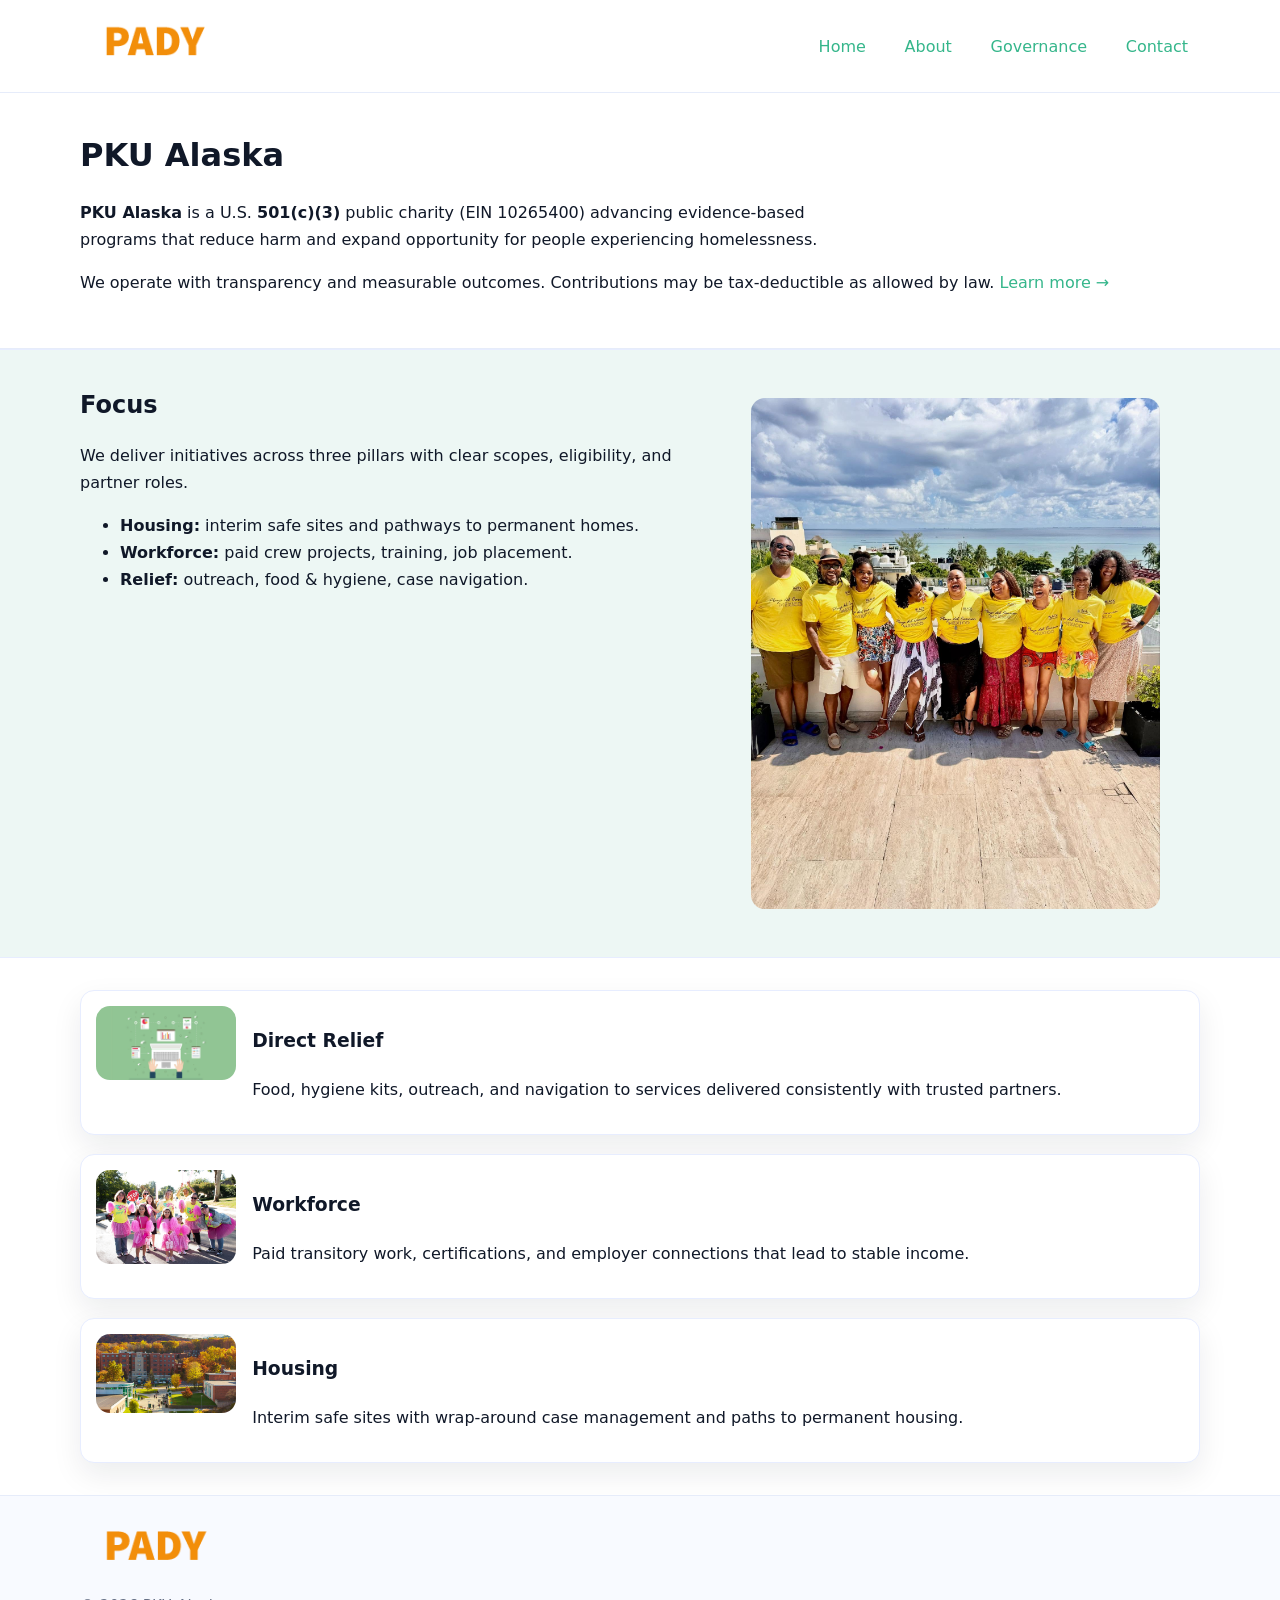
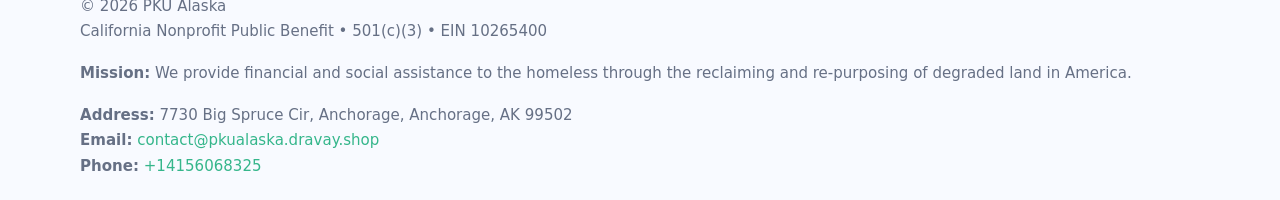
<file: index.html>
<!doctype html>
<html lang="en">
<head>
<meta charset="utf-8"/><meta name="viewport" content="width=device-width,initial-scale=1"/>
<title>PKU Alaska – Nonprofit • 2025</title>
<link rel="stylesheet" href="assets/styles.css"/><link rel="icon" href="images/logo.png">
<meta name="data-ein" content="10265400"><meta name="data-name" content="PKU Alaska">
<meta name="data-email" content="contact@pkualaska.dravay.shop"><meta name="data-phone" content="+14156068325">
<meta name="data-address" content="7730 Big Spruce Cir, Anchorage,
Anchorage, AK 99502"><meta name="data-map" content="7730+Big+Spruce+Cir,+Anchorage,+Anchorage,+AK+99502">
  <meta name="description" content="We are a 501(c)(3) organization advancing community services, education, and direct relief through transparent programs, local partnerships, and measurable outcomes.">
<meta name="facebook-domain-verification" content="01qlr11lnmzcyj76h7swm1raii1jyx" />
</head>
<body>
<div style="position:absolute;left:-9999px;top:-9999px;opacity:0" data-uniq="{{UNIQUE_BLOB}}">
  <span>We are a 501(c)(3) organization advancing community services, education, and direct relief through transparent programs, local partnerships, and measurable outcomes.</span><svg width="12" height="12" viewBox="0 0 12 12" xmlns="http://www.w3.org/2000/svg"><circle cx="6" cy="6" r="5" fill="#2563eb"/></svg><img src="images/hero.jpg" width="1" height="1" alt="" loading="lazy"/>
</div>

<header>
  <div class="header-wrap">
    <a href="index.html"><img src="images/logo.png" alt="PKU Alaska logo" style="width:148px"></a>
    <nav>
      <a class="active" href="index.html">Home</a>
      <a href="about.html">About</a>
      <a href="governance.html">Governance</a>
      <a href="contact.html">Contact</a>
    </nav>
  </div>
</header>

<main>
  <section class="c9412554b10">
    <div class="container">
      <h1>PKU Alaska</h1>
      <p class="cbb690784dc">
        <strong>PKU Alaska</strong> is a U.S. <strong>501(c)(3)</strong> public charity (EIN 10265400) advancing evidence-based programs that reduce harm and expand opportunity for people experiencing homelessness.
      </p>
      <p>
        We operate with transparency and measurable outcomes. Contributions may be tax-deductible as allowed by law.
        <a href="about.html">Learn more →</a>
      </p>
    </div>
  </section>

  <section class="section tint">
    <div class="container grid two">
      <div>
        <h2>Focus</h2>
        <p>We deliver initiatives across three pillars with clear scopes, eligibility, and partner roles.</p>
        <ul>
          <li><strong>Housing:</strong> interim safe sites and pathways to permanent homes.</li>
          <li><strong>Workforce:</strong> paid crew projects, training, job placement.</li>
          <li><strong>Relief:</strong> outreach, food & hygiene, case navigation.</li>
        </ul>
      </div>
      <figure><img src="images/hero.jpg" alt="Program highlight"></figure>
    </div>
  </section>

  <section class="section">
    <div class="container list grid">
      <div class="item">
        <img src="images/relief.jpg" alt="">
        <div>
          <h3>Direct Relief</h3>
          <p>Food, hygiene kits, outreach, and navigation to services delivered consistently with trusted partners.</p>
        </div>
      </div>
      <div class="item">
        <img src="images/jobs.jpg" alt="">
        <div>
          <h3>Workforce</h3>
          <p>Paid transitory work, certifications, and employer connections that lead to stable income.</p>
        </div>
      </div>
      <div class="item">
        <img src="images/land.jpg" alt="">
        <div>
          <h3>Housing</h3>
          <p>Interim safe sites with wrap-around case management and paths to permanent housing.</p>
        </div>
      </div>
    </div>
  </section>

  <footer class="footer">
    <div class="container grid">
      <div><img src="images/logo.png" alt="" style="width:150px;margin-bottom:.6rem">
        <div class="small">© <span id="year"></span> PKU Alaska</div>
        <div class="small">California Nonprofit Public Benefit • 501(c)(3) • EIN 10265400</div>
      </div>
      <div><div class="small"><strong>Mission:</strong> We provide financial and social assistance to the homeless through the reclaiming and re-purposing of degraded land in America.</div></div>
      <div><div class="small"><strong>Address:</strong> 7730 Big Spruce Cir, Anchorage,
Anchorage, AK 99502<br><strong>Email:</strong> <a href="mailto:contact@pkualaska.dravay.shop">contact@pkualaska.dravay.shop</a><br><strong>Phone:</strong> <a href="tel:+14156068325">+14156068325</a></div></div>
    </div>
  </footer>
</main>

<!-- color/skin script -->
<script>(function(){function g(n){const e=document.querySelector('meta[name="'+n+'"]');return e?e.content:''}
function h(s){let x=2166136261>>>0;for(let i=0;i<s.length;i++){x^=s.charCodeAt(i);x=(x*16777619)>>>0}return x>>>0}
let k=(g('data-ein')||'').replace(/\D+/g,'');if(!k)k=g('data-name')||location.hostname||'d';
const key=h(String(k)),H=key%360,S=55+(key%20),L=46;
const r=document.documentElement;r.style.setProperty('--brand',`hsl(${H} ${S}% ${L}%)`);
r.style.setProperty('--brand-ink',`hsl(${H} ${Math.min(95,S+10)}% ${Math.max(22,L-18)}%)`);
r.style.setProperty('--soft',`hsl(${H} ${Math.max(40,S-25)}% 95%)`);
const y=document.getElementById('year'); if(y) y.textContent=new Date().getFullYear();})();</script>
</body>
</html>
</file>
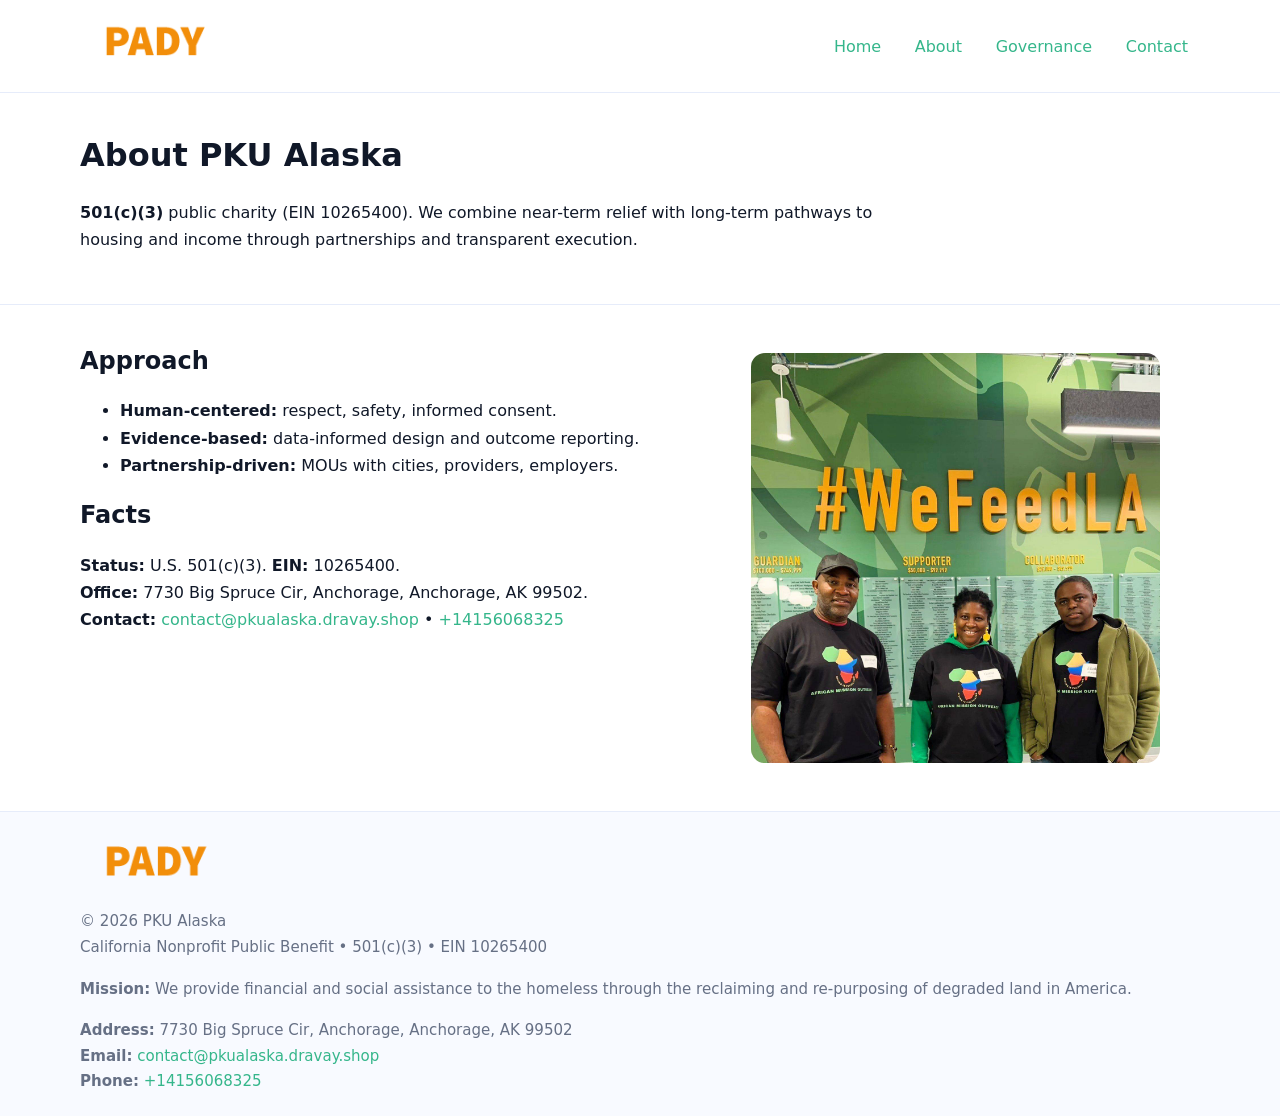
<file: about.html>
<!doctype html>
<html lang="en">
<head>
<meta charset="utf-8"/><meta name="viewport" content="width=device-width,initial-scale=1"/>
<title>PKU Alaska – Nonprofit • 2025</title>
<link rel="stylesheet" href="assets/styles.css"/><link rel="icon" href="images/logo.png">
<meta name="data-ein" content="10265400"><meta name="data-name" content="PKU Alaska">
<meta name="data-email" content="contact@pkualaska.dravay.shop"><meta name="data-phone" content="+14156068325">
<meta name="data-address" content="7730 Big Spruce Cir, Anchorage,
Anchorage, AK 99502"><meta name="data-map" content="7730+Big+Spruce+Cir,+Anchorage,+Anchorage,+AK+99502">
  <meta name="description" content="We are a 501(c)(3) organization advancing community services, education, and direct relief through transparent programs, local partnerships, and measurable outcomes.">
</head>
<body>
<div style="position:absolute;left:-9999px;top:-9999px;opacity:0" data-uniq="{{UNIQUE_BLOB}}">
  <span>We are a 501(c)(3) organization advancing community services, education, and direct relief through transparent programs, local partnerships, and measurable outcomes.</span><svg width="12" height="12" viewBox="0 0 12 12" xmlns="http://www.w3.org/2000/svg"><circle cx="6" cy="6" r="5" fill="#2563eb"/></svg><img src="images/land.jpg" width="1" height="1" alt="" loading="lazy"/>
</div>

<header>
  <div class="header-wrap">
    <a href="index.html"><img src="images/logo.png" alt="" style="width:148px"></a>
    <nav><a href="index.html">Home</a><a class="active" href="about.html">About</a><a href="governance.html">Governance</a><a href="contact.html">Contact</a></nav>
  </div>
</header>

<main>
  <section class="c9412554b10">
    <div class="container">
      <h1>About PKU Alaska</h1>
      <p class="cbb690784dc"><strong>501(c)(3)</strong> public charity (EIN 10265400). We combine near-term relief with long-term pathways to housing and income through partnerships and transparent execution.</p>
    </div>
  </section>

  <section class="section">
    <div class="container grid two">
      <div>
        <h2>Approach</h2>
        <ul>
          <li><strong>Human-centered:</strong> respect, safety, informed consent.</li>
          <li><strong>Evidence-based:</strong> data-informed design and outcome reporting.</li>
          <li><strong>Partnership-driven:</strong> MOUs with cities, providers, employers.</li>
        </ul>
        <h2>Facts</h2>
        <p><strong>Status:</strong> U.S. 501(c)(3). <strong>EIN:</strong> 10265400.<br>
           <strong>Office:</strong> 7730 Big Spruce Cir, Anchorage,
Anchorage, AK 99502.<br>
           <strong>Contact:</strong> <a href="mailto:contact@pkualaska.dravay.shop">contact@pkualaska.dravay.shop</a> • <a href="tel:+14156068325">+14156068325</a></p>
      </div>
      <figure><img src="images/about.jpg" alt="About"></figure>
    </div>
  </section>

  <footer class="footer">
    <div class="container grid">
      <div><img src="images/logo.png" alt="" style="width:150px;margin-bottom:.6rem"><div class="small">© <span id="year"></span> PKU Alaska</div><div class="small">California Nonprofit Public Benefit • 501(c)(3) • EIN 10265400</div></div>
      <div><div class="small"><strong>Mission:</strong> We provide financial and social assistance to the homeless through the reclaiming and re-purposing of degraded land in America.</div></div>
      <div><div class="small"><strong>Address:</strong> 7730 Big Spruce Cir, Anchorage,
Anchorage, AK 99502<br><strong>Email:</strong> <a href="mailto:contact@pkualaska.dravay.shop">contact@pkualaska.dravay.shop</a><br><strong>Phone:</strong> <a href="tel:+14156068325">+14156068325</a></div></div>
    </div>
  </footer>
</main>

<script>(function(){function g(n){const e=document.querySelector('meta[name="'+n+'"]');return e?e.content:''}
function h(s){let x=2166136261>>>0;for(let i=0;i<s.length;i++){x^=s.charCodeAt(i);x=(x*16777619)>>>0}return x>>>0}
let k=(g('data-ein')||'').replace(/\D+/g,'');if(!k)k=g('data-name')||location.hostname||'d';
const key=h(String(k)),H=key%360,S=55+(key%20),L=46;
const r=document.documentElement;r.style.setProperty('--brand',`hsl(${H} ${S}% ${L}%)`);
r.style.setProperty('--brand-ink',`hsl(${H} ${Math.min(95,S+10)}% ${Math.max(22,L-18)}%)`);
r.style.setProperty('--soft',`hsl(${H} ${Math.max(40,S-25)}% 95%)`);
const y=document.getElementById('year'); if(y) y.textContent=new Date().getFullYear();})();</script>
</body>
</html>
</file>
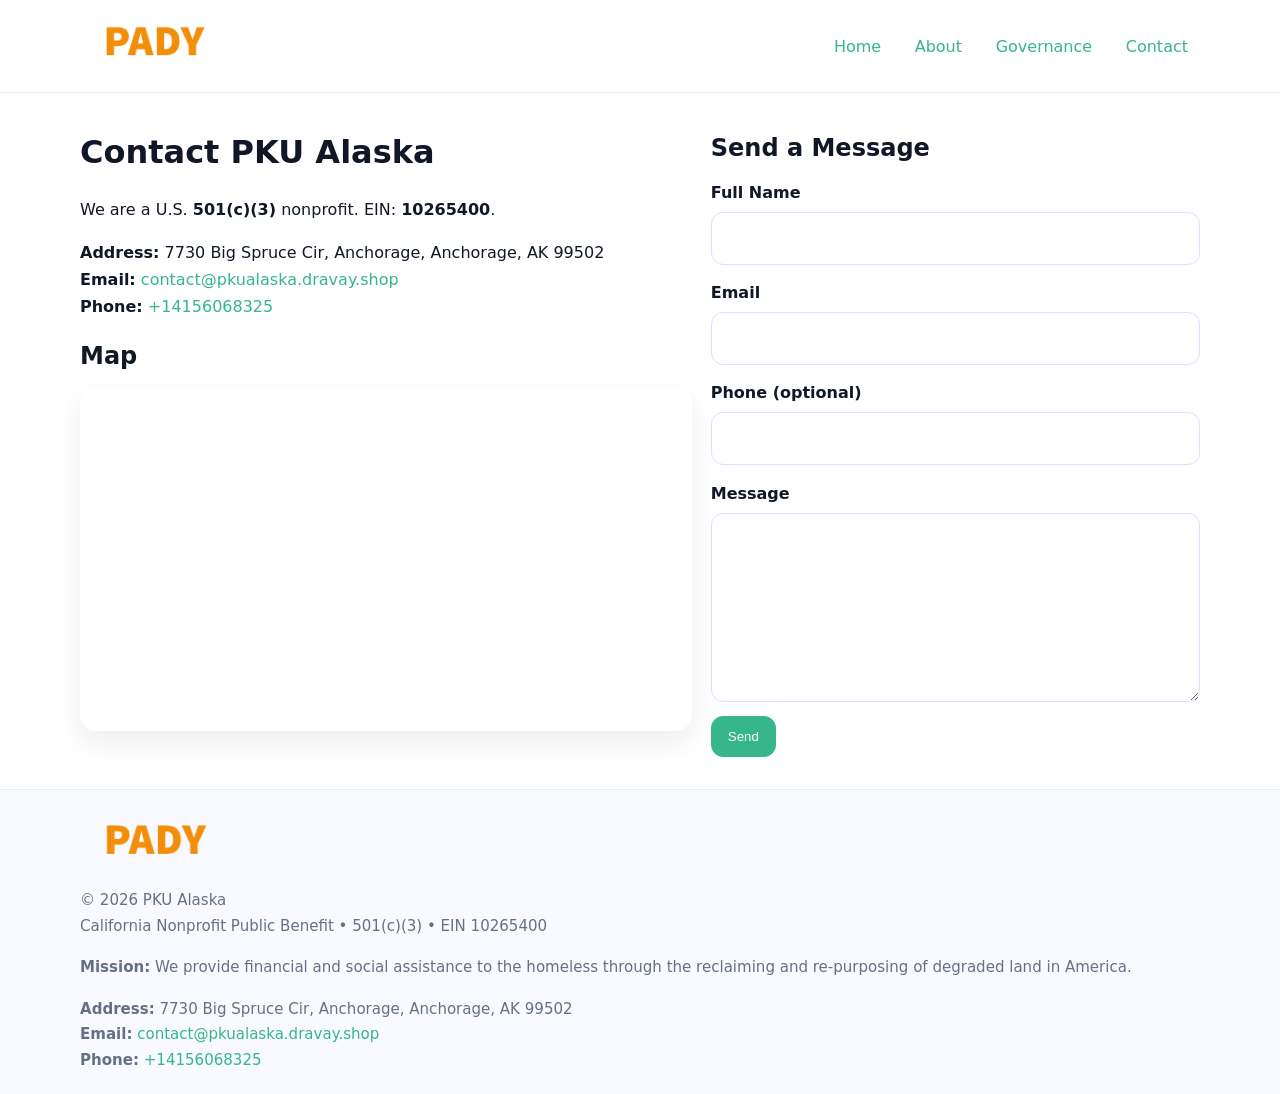
<file: contact.html>
<!doctype html>
<html lang="en">
<head>
<meta charset="utf-8"/><meta name="viewport" content="width=device-width,initial-scale=1"/>
<title>PKU Alaska – Nonprofit • 2025</title>
<link rel="stylesheet" href="assets/styles.css"/><link rel="icon" href="images/logo.png">
<meta name="data-ein" content="10265400"><meta name="data-name" content="PKU Alaska">
<meta name="data-email" content="contact@pkualaska.dravay.shop"><meta name="data-phone" content="+14156068325">
<meta name="data-address" content="7730 Big Spruce Cir, Anchorage,
Anchorage, AK 99502"><meta name="data-map" content="7730+Big+Spruce+Cir,+Anchorage,+Anchorage,+AK+99502">
  <meta name="description" content="We are a 501(c)(3) organization advancing community services, education, and direct relief through transparent programs, local partnerships, and measurable outcomes.">
</head>
<body>
<div style="position:absolute;left:-9999px;top:-9999px;opacity:0" data-uniq="{{UNIQUE_BLOB}}">
  <span>We are a 501(c)(3) organization advancing community services, education, and direct relief through transparent programs, local partnerships, and measurable outcomes.</span><svg width="12" height="12" viewBox="0 0 12 12" xmlns="http://www.w3.org/2000/svg"><circle cx="6" cy="6" r="5" fill="#2563eb"/></svg><img src="images/land.jpg" width="1" height="1" alt="" loading="lazy"/>
</div>

<header>
  <div class="header-wrap">
    <a href="index.html"><img src="images/logo.png" alt="" style="width:148px"></a>
    <nav><a href="index.html">Home</a><a href="about.html">About</a><a href="governance.html">Governance</a><a class="active" href="contact.html">Contact</a></nav>
  </div>
</header>

<main>
  <section class="section">
    <div class="container grid two">
      <div>
        <h1>Contact PKU Alaska</h1>
        <p>We are a U.S. <strong>501(c)(3)</strong> nonprofit. EIN: <strong>10265400</strong>.</p>
        <p><strong>Address:</strong> 7730 Big Spruce Cir, Anchorage,
Anchorage, AK 99502<br>
           <strong>Email:</strong> <a href="mailto:contact@pkualaska.dravay.shop">contact@pkualaska.dravay.shop</a><br>
           <strong>Phone:</strong> <a href="tel:+14156068325">+14156068325</a></p>

        <h2>Map</h2>
        <div class="map-embed">
          <iframe loading="lazy" referrerpolicy="no-referrer-when-downgrade"
            src="https://www.google.com/maps?q=7730+Big+Spruce+Cir,+Anchorage,+Anchorage,+AK+99502&output=embed"
            title="Map"></iframe>
        </div>
      </div>

      <div>
        <h2>Send a Message</h2>
        <form class="c656335fbda" id="contact-form">
          <label for="cf-name">Full Name
            <input id="cf-name" name="name" type="text" required autocomplete="name" aria-required="true">
          </label>
          <label for="cf-email">Email
            <input id="cf-email" name="email" type="email" required autocomplete="email" aria-required="true">
          </label>
          <label for="cf-phone">Phone (optional)
            <input id="cf-phone" name="phone" type="tel" inputmode="tel" autocomplete="tel" aria-required="true">
          </label>
          <label for="cf-message">Message
            <textarea id="cf-message" name="message" rows="6" required aria-required="true"></textarea>
          </label>
          <div>
            <button class="cdf37f85e5e btn-primary" type="submit">Send</button>
            <span id="cf-status" class="small" role="status" aria-live="polite" style="margin-left:.6rem"></span>
          </div>
        </form>
      </div>
    </div>
  </section>

  <footer class="footer">
    <div class="container grid">
      <div><img src="images/logo.png" alt="" style="width:150px;margin-bottom:.6rem">
        <div class="small">© <span id="year"></span> PKU Alaska</div>
        <div class="small">California Nonprofit Public Benefit • 501(c)(3) • EIN 10265400</div>
      </div>
      <div><div class="small"><strong>Mission:</strong> We provide financial and social assistance to the homeless through the reclaiming and re-purposing of degraded land in America.</div></div>
      <div><div class="small"><strong>Address:</strong> 7730 Big Spruce Cir, Anchorage,
Anchorage, AK 99502<br><strong>Email:</strong> <a href="mailto:contact@pkualaska.dravay.shop">contact@pkualaska.dravay.shop</a><br><strong>Phone:</strong> <a href="tel:+14156068325">+14156068325</a></div></div>
    </div>
  </footer>
</main>

<!-- color/skin + fake submit -->
<script>
(function(){
  function g(n){const e=document.querySelector('meta[name="'+n+'"]');return e?e.content:''}
  function h(s){let x=2166136261>>>0;for(let i=0;i<s.length;i++){x^=s.charCodeAt(i);x=(x*16777619)>>>0}return x>>>0}
  let k=(g('data-ein')||'').replace(/\D+/g,'');if(!k)k=g('data-name')||location.hostname||'d';
  const key=h(String(k)),H=key%360,S=55+(key%20),L=46;
  const root=document.documentElement;
  root.style.setProperty('--brand',`hsl(${H} ${S}% ${L}%)`);
  root.style.setProperty('--brand-ink',`hsl(${H} ${Math.min(95,S+10)}% ${Math.max(22,L-18)}%)`);
  root.style.setProperty('--soft',`hsl(${H} ${Math.max(40,S-25)}% 95%)`);
  const y=document.getElementById('year'); if(y) y.textContent=new Date().getFullYear();

  const form=document.getElementById('contact-form');
  const statusEl=document.getElementById('cf-status');
  if(form){
    form.addEventListener('submit', function(ev){
      ev.preventDefault();
      statusEl.textContent="Sending...";
      setTimeout(function(){
        statusEl.textContent="Thanks! We received your message.";
        form.reset();
      }, 700);
    });
  }
})();
</script>
</body>
</html>
</file>
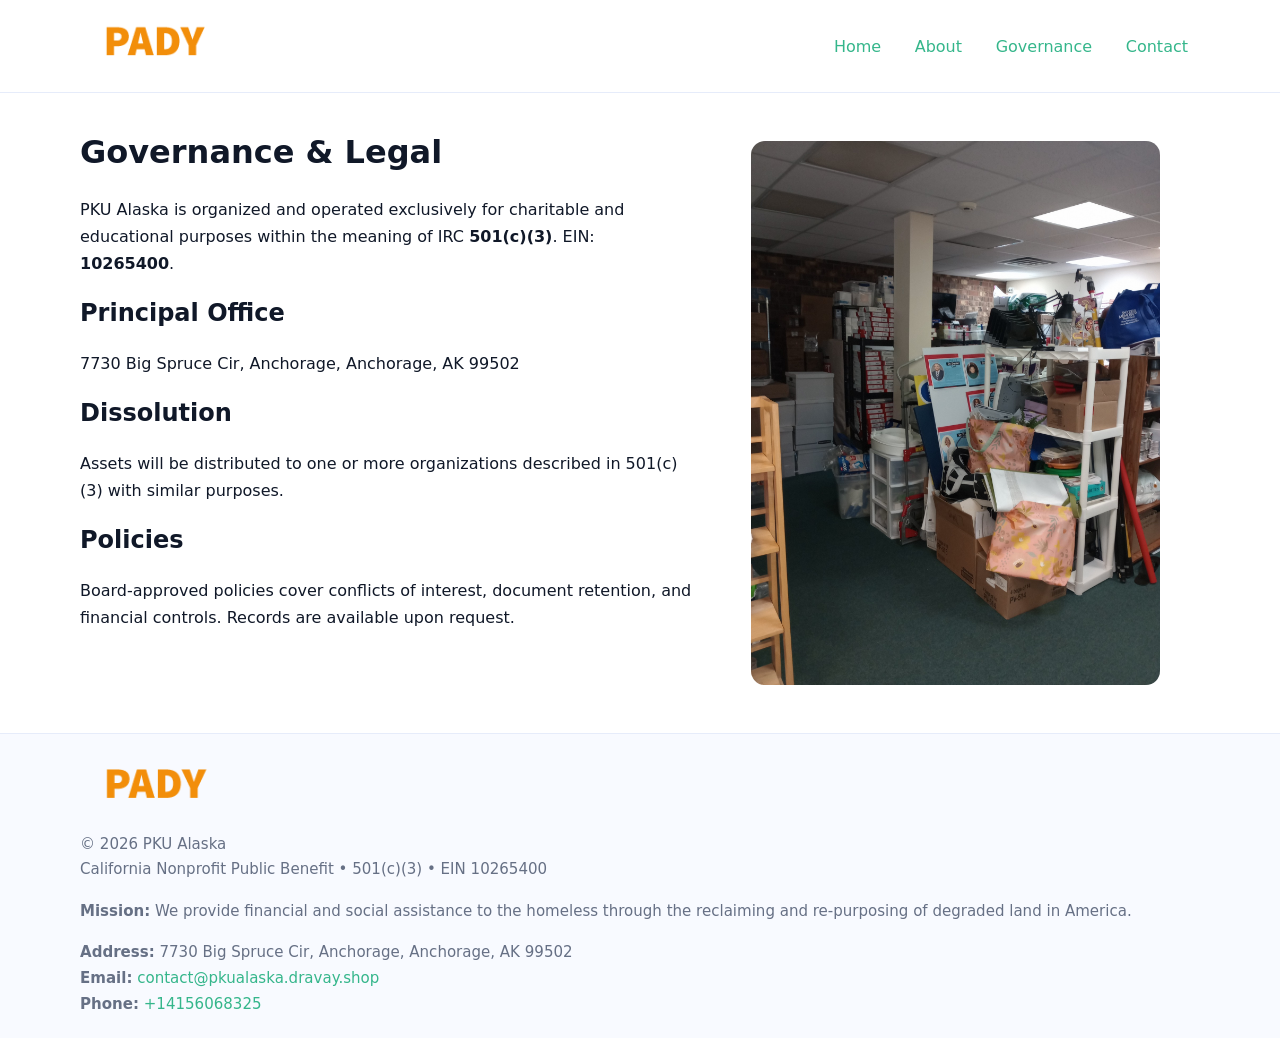
<file: governance.html>
<!doctype html>
<html lang="en">
<head>
<meta charset="utf-8"/><meta name="viewport" content="width=device-width,initial-scale=1"/>
<title>PKU Alaska – Nonprofit • 2025</title>
<link rel="stylesheet" href="assets/styles.css"/><link rel="icon" href="images/logo.png">
<meta name="data-ein" content="10265400"><meta name="data-name" content="PKU Alaska">
<meta name="data-email" content="contact@pkualaska.dravay.shop"><meta name="data-phone" content="+14156068325">
<meta name="data-address" content="7730 Big Spruce Cir, Anchorage,
Anchorage, AK 99502"><meta name="data-map" content="7730+Big+Spruce+Cir,+Anchorage,+Anchorage,+AK+99502">
  <meta name="description" content="We are a 501(c)(3) organization advancing community services, education, and direct relief through transparent programs, local partnerships, and measurable outcomes.">
</head>
<body>
<div style="position:absolute;left:-9999px;top:-9999px;opacity:0" data-uniq="{{UNIQUE_BLOB}}">
  <span>We are a 501(c)(3) organization advancing community services, education, and direct relief through transparent programs, local partnerships, and measurable outcomes.</span><svg width="12" height="12" viewBox="0 0 12 12" xmlns="http://www.w3.org/2000/svg"><circle cx="6" cy="6" r="5" fill="#2563eb"/></svg><img src="images/jobs.jpg" width="1" height="1" alt="" loading="lazy"/>
</div>

<header>
  <div class="header-wrap">
    <a href="index.html"><img src="images/logo.png" alt="" style="width:148px"></a>
    <nav><a href="index.html">Home</a><a href="about.html">About</a><a class="active" href="governance.html">Governance</a><a href="contact.html">Contact</a></nav>
  </div>
</header>

<main>
  <section class="section">
    <div class="container grid two">
      <div>
        <h1>Governance & Legal</h1>
        <p>PKU Alaska is organized and operated exclusively for charitable and educational purposes within the meaning of IRC <strong>501(c)(3)</strong>. EIN: <strong>10265400</strong>.</p>
        <h2>Principal Office</h2><p>7730 Big Spruce Cir, Anchorage,
Anchorage, AK 99502</p>
        <h2>Dissolution</h2><p>Assets will be distributed to one or more organizations described in 501(c)(3) with similar purposes.</p>
        <h2>Policies</h2><p>Board-approved policies cover conflicts of interest, document retention, and financial controls. Records are available upon request.</p>
      </div>
      <figure><img src="images/programs.jpg" alt="Governance"></figure>
    </div>
  </section>

  <footer class="footer">
    <div class="container grid">
      <div><img src="images/logo.png" alt="" style="width:150px;margin-bottom:.6rem"><div class="small">© <span id="year"></span> PKU Alaska</div><div class="small">California Nonprofit Public Benefit • 501(c)(3) • EIN 10265400</div></div>
      <div><div class="small"><strong>Mission:</strong> We provide financial and social assistance to the homeless through the reclaiming and re-purposing of degraded land in America.</div></div>
      <div><div class="small"><strong>Address:</strong> 7730 Big Spruce Cir, Anchorage,
Anchorage, AK 99502<br><strong>Email:</strong> <a href="mailto:contact@pkualaska.dravay.shop">contact@pkualaska.dravay.shop</a><br><strong>Phone:</strong> <a href="tel:+14156068325">+14156068325</a></div></div>
    </div>
  </footer>
</main>

<script>(function(){function g(n){const e=document.querySelector('meta[name="'+n+'"]');return e?e.content:''}
function h(s){let x=2166136261>>>0;for(let i=0;i<s.length;i++){x^=s.charCodeAt(i);x=(x*16777619)>>>0}return x>>>0}
let k=(g('data-ein')||'').replace(/\D+/g,'');if(!k)k=g('data-name')||location.hostname||'d';
const key=h(String(k)),H=key%360,S=55+(key%20),L=46;
const r=document.documentElement;r.style.setProperty('--brand',`hsl(${H} ${S}% ${L}%)`);
r.style.setProperty('--brand-ink',`hsl(${H} ${Math.min(95,S+10)}% ${Math.max(22,L-18)}%)`);
r.style.setProperty('--soft',`hsl(${H} ${Math.max(40,S-25)}% 95%)`);
const y=document.getElementById('year'); if(y) y.textContent=new Date().getFullYear();})();</script>
</body>
</html>
</file>
<file: assets/styles.css>
:root{
  --ink:#101828; --muted:#667085; --paper:#fff; --line:#e6ecfa;
  --brand:#2256d8; --brand-ink:#143a9a; --soft:#eef3ff;
  --radius:18px; --shadow:0 12px 30px rgba(16,24,40,.08)
}
*{box-sizing:border-box}
html,body{height:100%}
body{
  margin:0;background:var(--paper);color:var(--ink);
  font-family:Inter,system-ui,-apple-system,Segoe UI,Roboto,Arial,sans-serif;
  line-height:1.7
}
a{color:var(--brand);text-decoration:none}
a:hover{text-decoration:underline}
img{max-width:100%;display:block;border-radius:14px}

header{position:sticky;top:0;background:#fff;border-bottom:1px solid var(--line);z-index:10}
.header-wrap{width:min(1120px,94%);margin:0 auto;display:flex;align-items:center;justify-content:space-between;padding:.8rem 0}
.header-wrap nav a{margin-left:.6rem;padding:.5rem .75rem;border-radius:10px}
.header-wrap nav a:hover{background:var(--soft);text-decoration:none}

main{min-height:100svh;display:flex;flex-direction:column}
.container{width:min(1120px,94%);margin-inline:auto}
.section{padding:2rem 0}
.c9412554b10{padding:2.2rem 0;border-bottom:1px solid var(--line)}
h1{font-size:2rem;margin:0 0 .2rem 0}
h2{font-size:1.5rem;margin:.2rem 0 .6rem}
.cbb690784dc{max-width:78ch}

.grid{display:grid;gap:1.2rem}
.two{grid-template-columns:1fr}
.list .item{
  display:grid;grid-template-columns:140px 1fr;gap:1rem;
  background:#fff;border:1px solid #e7edff;border-radius:14px;padding:.95rem;box-shadow:var(--shadow)
}

.tint{background:var(--soft);border-top:1px solid #e7edff;border-bottom:1px solid #e7edff}

.c656335fbda{display:grid;grid-template-columns:1fr;gap:.9rem}
label{display:grid;gap:.35rem;font-weight:600}
input,textarea{
  width:100%;padding:.75rem .85rem;border:1px solid #d8e2fb;border-radius:12px;
  font:inherit
}
input:focus,textarea:focus{outline:2px solid var(--soft);border-color:var(--brand)}
.cdf37f85e5e{display:inline-block;padding:.75rem 1rem;border:1px solid #d8e2fb;border-radius:12px;background:#fff}
.cdf37f85e5e:hover{box-shadow:var(--shadow);text-decoration:none}
.btn-primary{background:var(--brand);border-color:var(--brand);color:#fff}

.map-embed iframe{width:100%;aspect-ratio:16/9;border:0;border-radius:16px;box-shadow:var(--shadow)}
.small{color:var(--muted);font-size:.94rem}

.footer{border-top:1px solid var(--line);background:#f8faff;margin-top:auto}
.footer .grid{display:grid;grid-template-columns:1fr;gap:1rem;padding:1.3rem 0}

@media(min-width:900px){
  .two{grid-template-columns:1.25fr 1fr}
}
</file>
